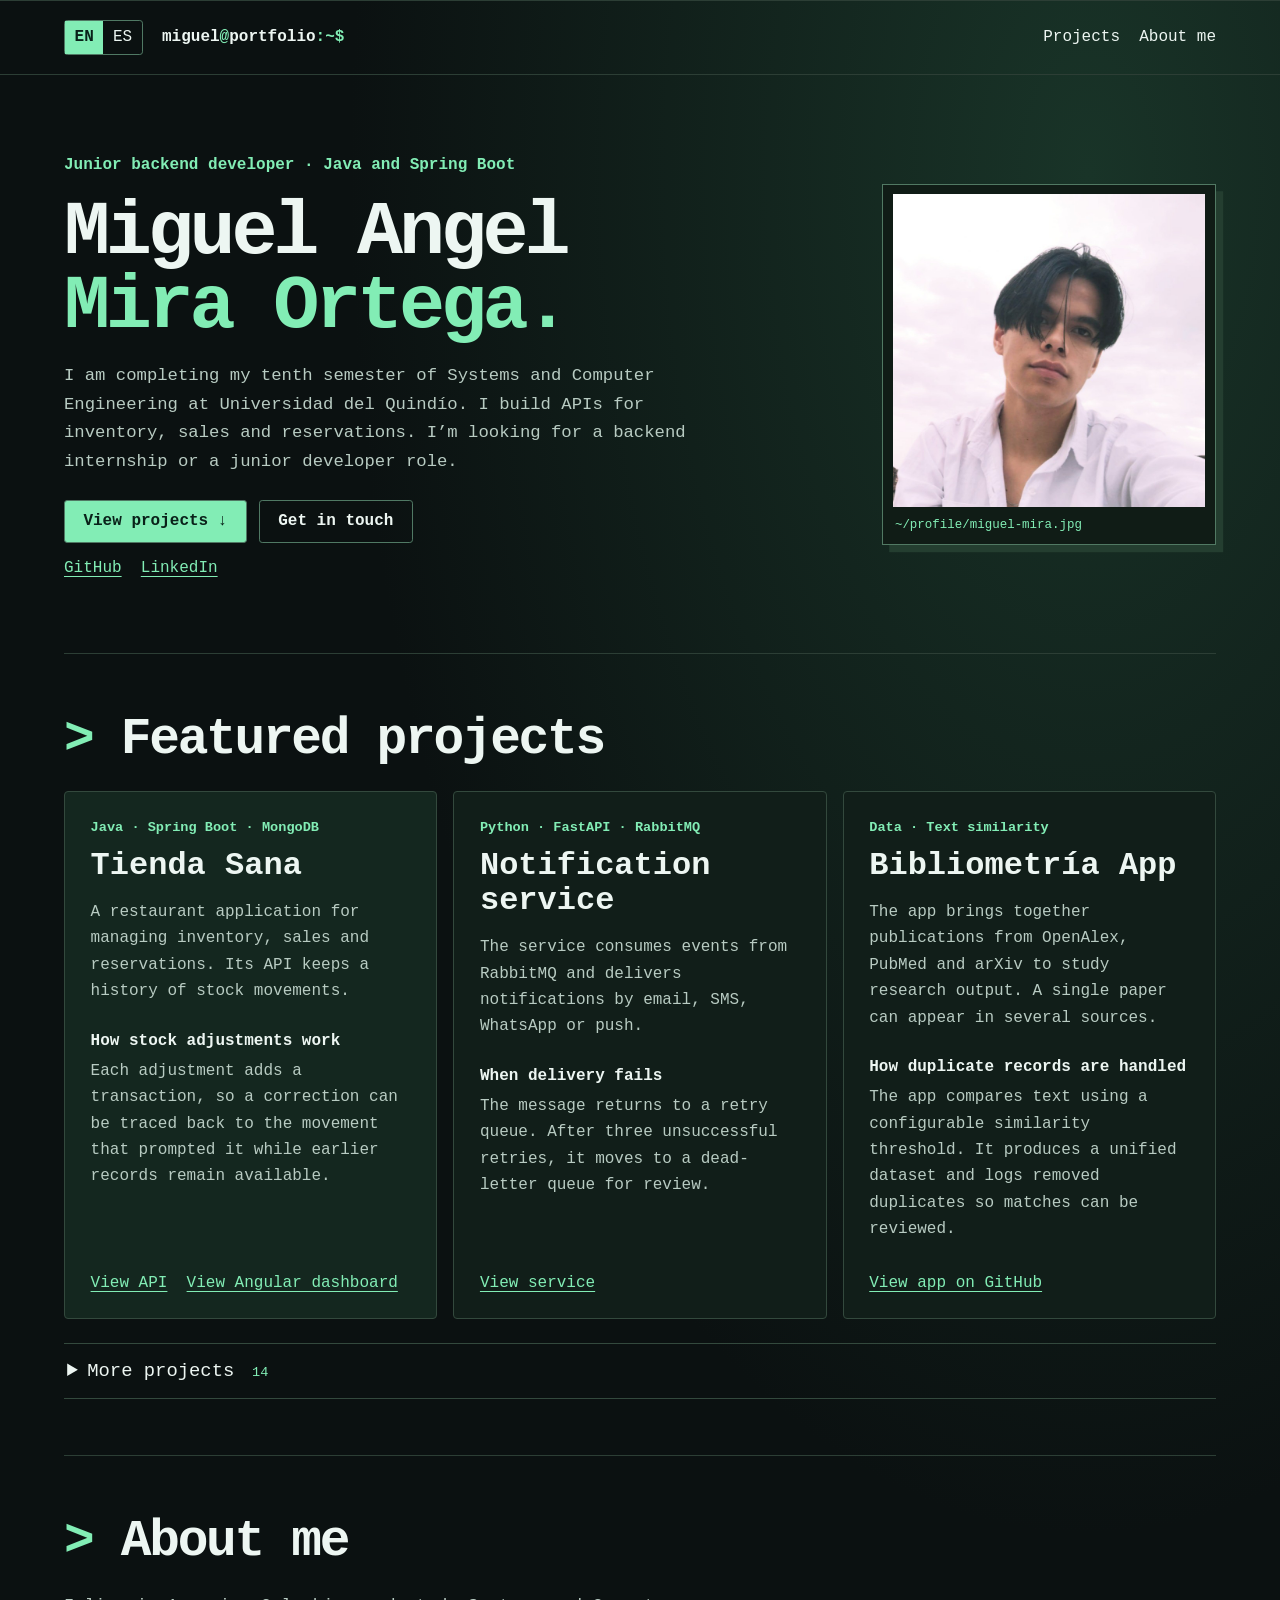
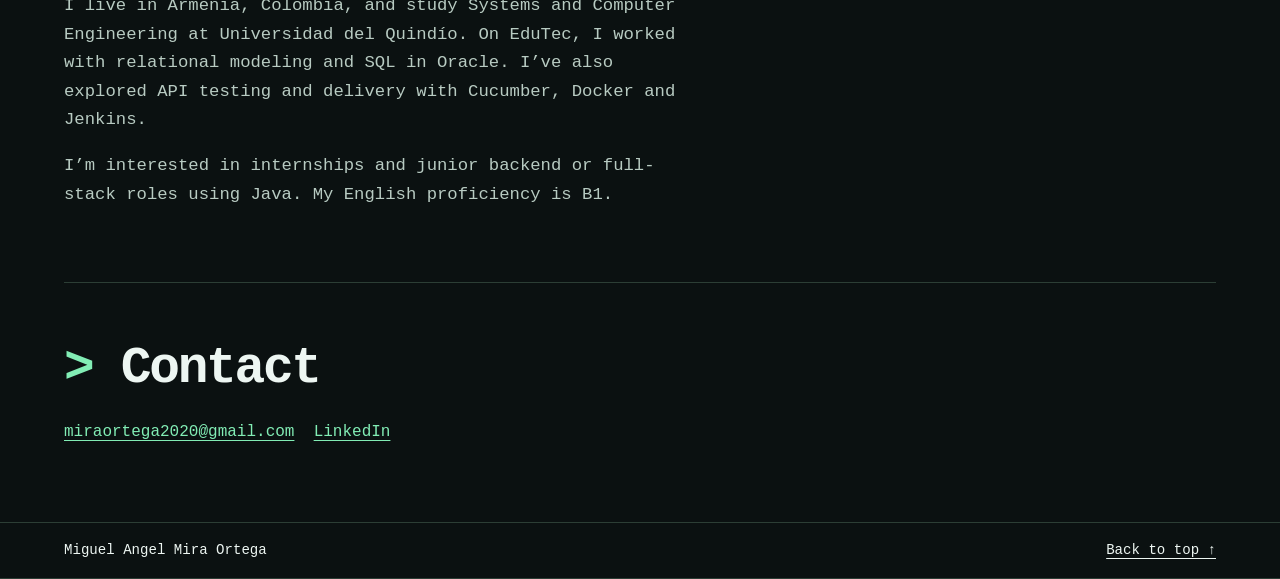
<file: index.html>
<!doctype html>
<html lang="en">
<head>
  <meta charset="utf-8">
  <meta name="viewport" content="width=device-width, initial-scale=1">
  <title>Miguel Angel Mira Ortega | Java Backend</title>
  <meta name="description" content="Miguel Angel Mira Ortega’s portfolio. Systems and Computer Engineering student in Armenia, Colombia, building backend projects with Java and Spring Boot.">
  <link rel="stylesheet" href="css/app.css?v=contact-spacing-2">
</head>
<body id="inicio">
  <a class="skip" href="#contenido">Skip to content</a>
  <header><div class="bar">
    <nav class="language" aria-label="Language"><a href="index.html" lang="en" hreflang="en" aria-label="English" aria-current="page">EN</a><a href="es.html" lang="es" hreflang="es" aria-label="Español">ES</a></nav>
    <a class="signature" href="#inicio" aria-label="Miguel Angel Mira Ortega, home">miguel<span>@</span>portfolio<span>:~$</span></a>
    <nav aria-label="Main navigation"><a href="#works">Projects</a><a href="#about">About me</a></nav>
  </div></header>
  <main id="contenido">
    <section class="intro" aria-labelledby="nombre">
      <div class="bio">
      <p class="role">Junior backend developer · Java and Spring Boot</p>
      <h1 id="nombre">Miguel Angel<br><em>Mira Ortega.</em></h1>
      <p class="lead">I am completing my tenth semester of Systems and Computer Engineering at Universidad del Quindío. I build APIs for inventory, sales and reservations. I’m looking for a backend internship or a junior developer role.</p>
      <div class="actions"><a class="button" href="#works">View projects ↓</a><a class="outline" href="#contact">Get in touch</a></div>
      <div class="links"><a href="https://github.com/MiguelA05">GitHub</a><a href="https://www.linkedin.com/in/miguel-angel-mira-ortega-b57b71249/">LinkedIn</a></div>
      </div>
      <figure class="portrait">
        <img src="assets/miguel-mira.jpg" alt="Portrait of Miguel Angel Mira Ortega" width="800" height="800" fetchpriority="high">
        <figcaption>~/profile/miguel-mira.jpg</figcaption>
      </figure>
    </section>
    <section id="works" aria-labelledby="proyectos">
      <h2 id="proyectos">Featured projects</h2>
      <div class="cases">
        <article><p class="stack">Java · Spring Boot · MongoDB</p>
          <h3>Tienda Sana</h3>
          <p>A restaurant application for managing inventory, sales and reservations. Its API keeps a history of stock movements.</p>
          <h4>How stock adjustments work</h4>
          <p>Each adjustment adds a transaction, so a correction can be traced back to the movement that prompted it while earlier records remain available.</p>
          <div class="links"><a href="https://github.com/MiguelA05/tienda-sana-backend">View API</a><a href="https://github.com/MiguelA05/tienda-sana-frontend">View Angular dashboard</a></div>
        </article>
        <article><p class="stack">Python · FastAPI · RabbitMQ</p>
          <h3>Notification service</h3>
          <p>The service consumes events from RabbitMQ and delivers notifications by email, SMS, WhatsApp or push.</p>
          <h4>When delivery fails</h4>
          <p>The message returns to a retry queue. After three unsuccessful retries, it moves to a dead-letter queue for review.</p>
          <div class="links"><a href="https://github.com/MiguelA05/notifications-service-micro">View service</a></div>
        </article>
        <article><p class="stack">Data · Text similarity</p>
          <h3>Bibliometría App</h3>
          <p>The app brings together publications from OpenAlex, PubMed and arXiv to study research output. A single paper can appear in several sources.</p>
          <h4>How duplicate records are handled</h4>
          <p>The app compares text using a configurable similarity threshold. It produces a unified dataset and logs removed duplicates so matches can be reviewed.</p>
          <div class="links"><a href="https://github.com/MiguelA05/bibliometria-app">View app on GitHub</a></div>
        </article>
      </div>
      <details><summary>More projects <small>14</small></summary>
        <ul class="archive">
          <li><a href="https://github.com/MiguelA05/trip-link">TripLink</a><p>A collaborative Android travel guide built with Kotlin and Jetpack Compose.</p></li>
          <li><a href="https://github.com/MiguelA05/egglytics">Egglytics</a><p>An offline-capable mobile app for tracking egg production, sales and inventory.</p></li>
          <li><a href="https://github.com/MiguelA05/edutec-oracle-app">EduTec</a><p>A database modeling and SQL query project using Oracle.</p></li>
          <li><a href="https://github.com/MiguelA05/netflix_data_analysis">Netflix data analysis</a><p>A Python notebook for exploring, cleaning and visualizing catalog data.</p></li>
          <li><a href="https://github.com/MiguelA05/patrones-backend">LaboraUQ</a><p>A backend for validating forms with regular expressions.</p></li>
          <li><a href="https://github.com/MiguelA05/cliente-reto">Reto Micro</a><p>A microservice system using JWT authentication, Keycloak and PostgreSQL.</p></li>
          <li><a href="https://github.com/MiguelA05/api-gateway-micro">API Gateway</a><p>A Spring Boot gateway that coordinates security and profile services.</p></li>
          <li><a href="https://github.com/MiguelA05/automation-tests">Test automation</a><p>Functional API tests with Cucumber and test reports with Allure.</p></li>
          <li><a href="https://github.com/MiguelA05/cicdjenkins">CI/CD with Jenkins</a><p>Jenkins configuration as code and scripts for SonarQube integration.</p></li>
          <li><a href="https://github.com/MiguelA05/observability">Observability</a><p>Centralized logging with Fluentd, Loki and Grafana.</p></li>
          <li><a href="https://github.com/MiguelA05/scripts-virtual-box">VirtualBox scripts</a><p>A collection of scripts for working with VirtualBox.</p></li>
          <li><a href="https://github.com/MiguelA05/CentroImpresionMiguelMira2">Print center</a><p>An academic project for a print center.</p></li>
          <li><a href="https://github.com/MiguelA05/algoritmos-ordenamiento-busqueda">Sorting and search algorithms</a><p>Implementations of sorting and search algorithms.</p></li>
          <li><a href="https://github.com/MiguelA05/reto-api-rest">REST API challenge</a><p>A REST API development exercise.</p></li>
        </ul>
      </details>
    </section>
    <section id="about"><h2>About me</h2>
      <p>I live in Armenia, Colombia, and study Systems and Computer Engineering at Universidad del Quindío. On EduTec, I worked with relational modeling and SQL in Oracle. I’ve also explored API testing and delivery with Cucumber, Docker and Jenkins.</p>
      <p>I’m interested in internships and junior backend or full-stack roles using Java. My English proficiency is B1.</p>
    </section>
    <section id="contact" tabindex="-1" aria-labelledby="contact-title">
      <h2 id="contact-title">Contact</h2>
      <div class="links"><a class="email" href="mailto:miraortega2020@gmail.com">miraortega2020@gmail.com</a><a href="https://www.linkedin.com/in/miguel-angel-mira-ortega-b57b71249/">LinkedIn</a></div>
    </section>
  </main>
  <footer><div class="bar">Miguel Angel Mira Ortega<a href="#inicio">Back to top ↑</a></div></footer>
</body>
</html>
</file>
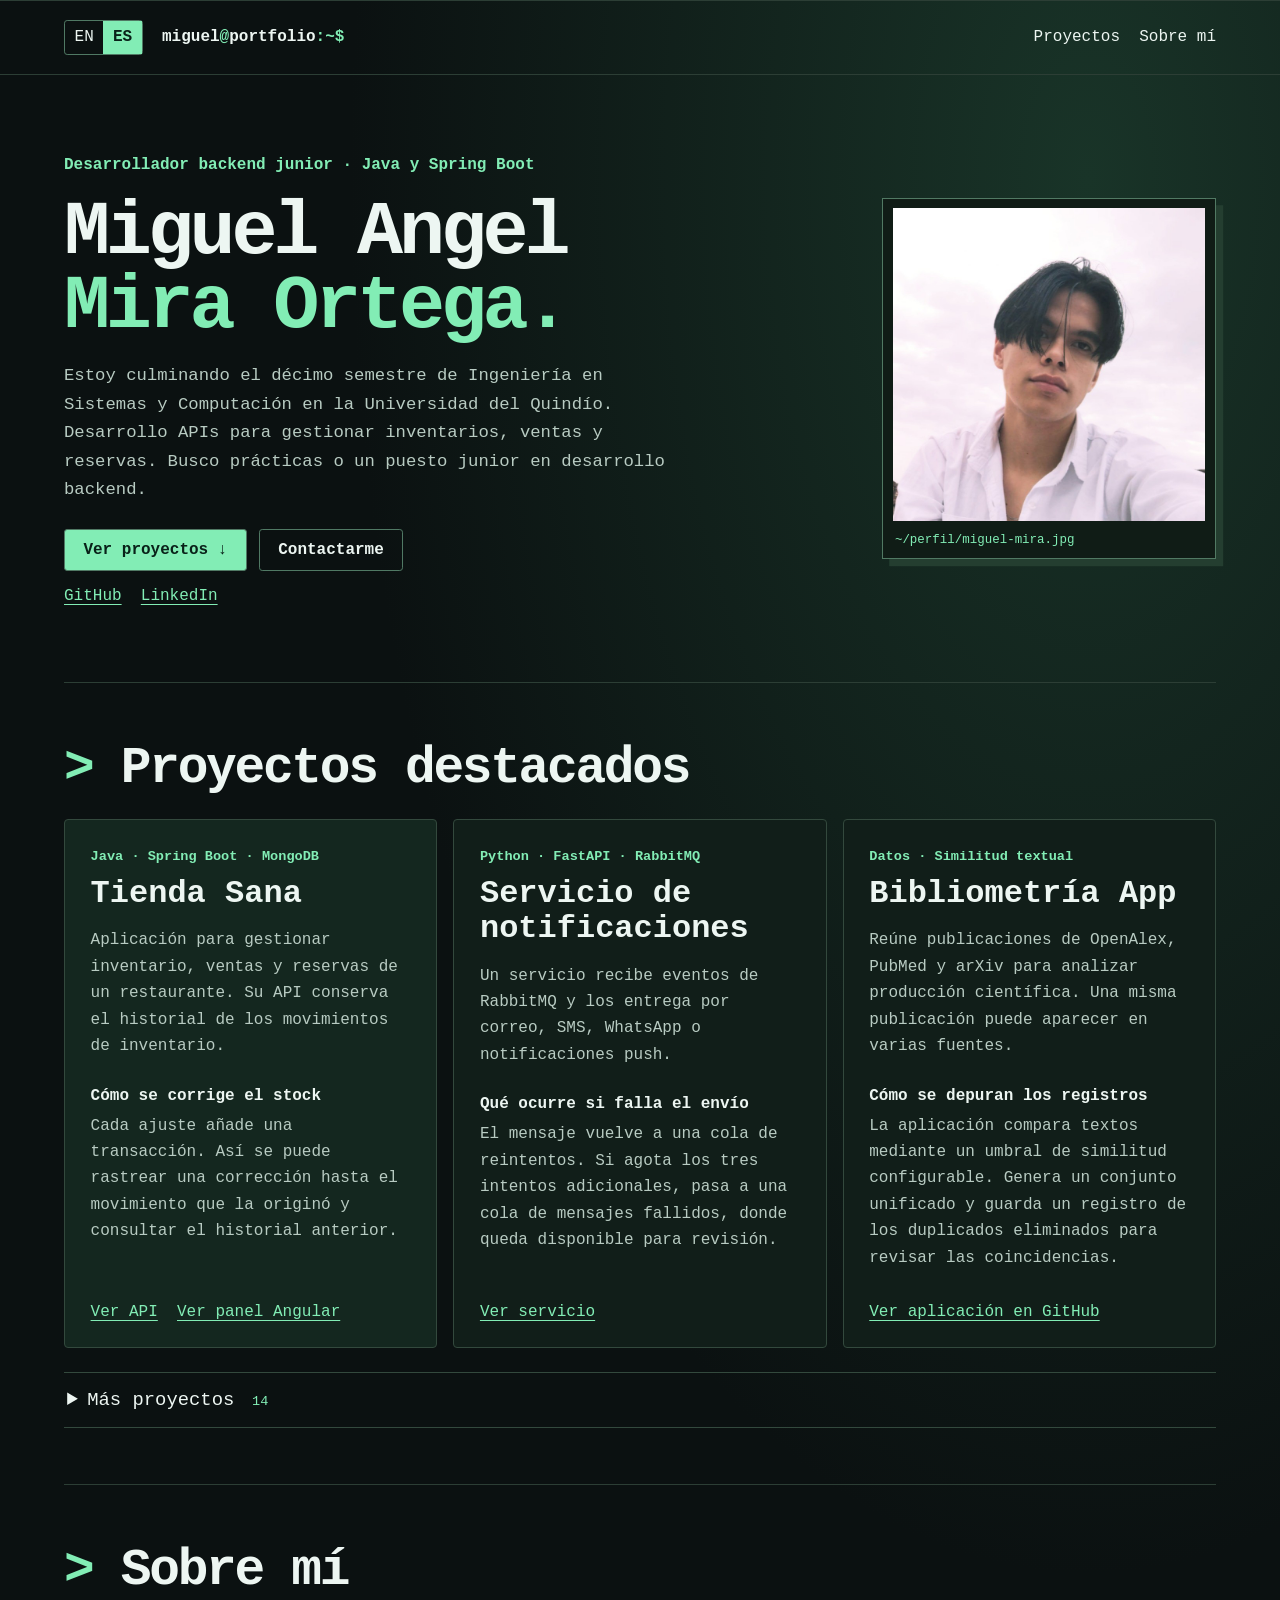
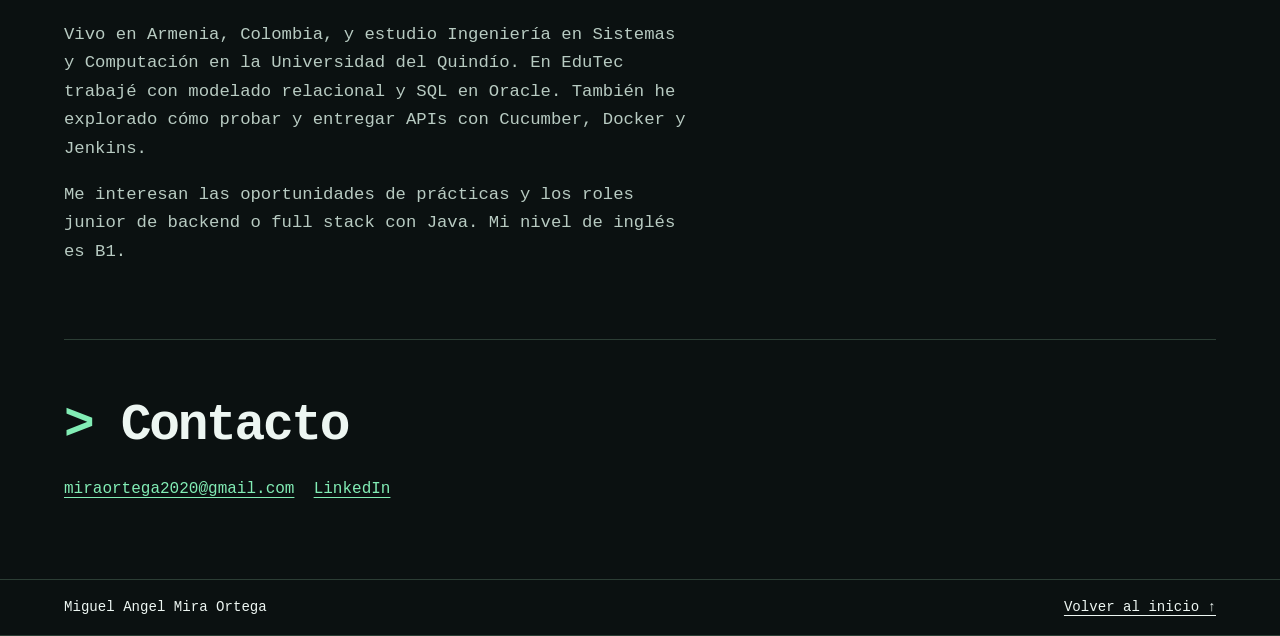
<file: es.html>
<!doctype html>
<html lang="es">
<head>
  <meta charset="utf-8">
  <meta name="viewport" content="width=device-width, initial-scale=1">
  <title>Miguel Angel Mira Ortega | Backend Java</title>
  <meta name="description" content="Portafolio de Miguel Angel Mira Ortega, estudiante de Ingeniería en Sistemas y Computación en Armenia, Colombia. Proyectos de backend con Java y Spring Boot.">
  <link rel="stylesheet" href="css/app.css?v=contact-spacing-2">
</head>
<body id="inicio">
  <a class="skip" href="#contenido">Saltar al contenido</a>
  <header><div class="bar">
    <nav class="language" aria-label="Idioma"><a href="index.html" lang="en" hreflang="en" aria-label="English">EN</a><a href="es.html" lang="es" hreflang="es" aria-label="Español" aria-current="page">ES</a></nav>
    <a class="signature" href="#inicio" aria-label="Miguel Angel Mira Ortega, inicio">miguel<span>@</span>portfolio<span>:~$</span></a>
    <nav aria-label="Principal"><a href="#works">Proyectos</a><a href="#about">Sobre mí</a></nav>
  </div></header>
  <main id="contenido">
    <section class="intro" aria-labelledby="nombre">
      <div class="bio">
      <p class="role">Desarrollador backend junior · Java y Spring Boot</p>
      <h1 id="nombre">Miguel Angel<br><em>Mira Ortega.</em></h1>
      <p class="lead">Estoy culminando el décimo semestre de Ingeniería en Sistemas y Computación en la Universidad del Quindío. Desarrollo APIs para gestionar inventarios, ventas y reservas. Busco prácticas o un puesto junior en desarrollo backend.</p>
      <div class="actions"><a class="button" href="#works">Ver proyectos ↓</a><a class="outline" href="#contact">Contactarme</a></div>
      <div class="links"><a href="https://github.com/MiguelA05">GitHub</a><a href="https://www.linkedin.com/in/miguel-angel-mira-ortega-b57b71249/">LinkedIn</a></div>
      </div>
      <figure class="portrait">
        <img src="assets/miguel-mira.jpg" alt="Retrato de Miguel Angel Mira Ortega" width="800" height="800" fetchpriority="high">
        <figcaption>~/perfil/miguel-mira.jpg</figcaption>
      </figure>
    </section>
    <section id="works" aria-labelledby="proyectos">
      <h2 id="proyectos">Proyectos destacados</h2>
      <div class="cases">
        <article><p class="stack">Java · Spring Boot · MongoDB</p>
          <h3>Tienda Sana</h3>
          <p>Aplicación para gestionar inventario, ventas y reservas de un restaurante. Su API conserva el historial de los movimientos de inventario.</p>
          <h4>Cómo se corrige el stock</h4>
          <p>Cada ajuste añade una transacción. Así se puede rastrear una corrección hasta el movimiento que la originó y consultar el historial anterior.</p>
          <div class="links"><a href="https://github.com/MiguelA05/tienda-sana-backend">Ver API</a><a href="https://github.com/MiguelA05/tienda-sana-frontend">Ver panel Angular</a></div>
        </article>
        <article><p class="stack">Python · FastAPI · RabbitMQ</p>
          <h3>Servicio de notificaciones</h3>
          <p>Un servicio recibe eventos de RabbitMQ y los entrega por correo, SMS, WhatsApp o notificaciones push.</p>
          <h4>Qué ocurre si falla el envío</h4>
          <p>El mensaje vuelve a una cola de reintentos. Si agota los tres intentos adicionales, pasa a una cola de mensajes fallidos, donde queda disponible para revisión.</p>
          <div class="links"><a href="https://github.com/MiguelA05/notifications-service-micro">Ver servicio</a></div>
        </article>
        <article><p class="stack">Datos · Similitud textual</p>
          <h3>Bibliometría App</h3>
          <p>Reúne publicaciones de OpenAlex, PubMed y arXiv para analizar producción científica. Una misma publicación puede aparecer en varias fuentes.</p>
          <h4>Cómo se depuran los registros</h4>
          <p>La aplicación compara textos mediante un umbral de similitud configurable. Genera un conjunto unificado y guarda un registro de los duplicados eliminados para revisar las coincidencias.</p>
          <div class="links"><a href="https://github.com/MiguelA05/bibliometria-app">Ver aplicación en GitHub</a></div>
        </article>
      </div>
      <details><summary>Más proyectos <small>14</small></summary>
        <ul class="archive">
          <li><a href="https://github.com/MiguelA05/trip-link">TripLink</a><p>Guía turística colaborativa para Android, desarrollada con Kotlin y Jetpack Compose.</p></li>
          <li><a href="https://github.com/MiguelA05/egglytics">Egglytics</a><p>Aplicación móvil para registrar producción, ventas e inventario de huevos, con uso sin conexión.</p></li>
          <li><a href="https://github.com/MiguelA05/edutec-oracle-app">EduTec</a><p>Proyecto de modelado y consultas de bases de datos en Oracle.</p></li>
          <li><a href="https://github.com/MiguelA05/netflix_data_analysis">Análisis de datos de Netflix</a><p>Notebook de Python para explorar, limpiar y visualizar datos del catálogo.</p></li>
          <li><a href="https://github.com/MiguelA05/patrones-backend">LaboraUQ</a><p>Backend para validar formularios mediante expresiones regulares.</p></li>
          <li><a href="https://github.com/MiguelA05/cliente-reto">Reto Micro</a><p>Sistema de microservicios con autenticación JWT, Keycloak y PostgreSQL.</p></li>
          <li><a href="https://github.com/MiguelA05/api-gateway-micro">API Gateway</a><p>Punto de entrada en Spring Boot que coordina servicios de seguridad y perfiles.</p></li>
          <li><a href="https://github.com/MiguelA05/automation-tests">Pruebas de automatización</a><p>Pruebas funcionales de API con Cucumber y reportes de resultados con Allure.</p></li>
          <li><a href="https://github.com/MiguelA05/cicdjenkins">CI/CD con Jenkins</a><p>Configuración de Jenkins como código y scripts de integración con SonarQube.</p></li>
          <li><a href="https://github.com/MiguelA05/observability">Observabilidad</a><p>Configuración de registros centralizados con Fluentd, Loki y Grafana.</p></li>
          <li><a href="https://github.com/MiguelA05/scripts-virtual-box">Scripts para VirtualBox</a><p>Colección de scripts para trabajar con VirtualBox.</p></li>
          <li><a href="https://github.com/MiguelA05/CentroImpresionMiguelMira2">Centro de impresión</a><p>Proyecto académico de un centro de impresión.</p></li>
          <li><a href="https://github.com/MiguelA05/algoritmos-ordenamiento-busqueda">Algoritmos de ordenamiento y búsqueda</a><p>Implementaciones de algoritmos de ordenamiento y búsqueda.</p></li>
          <li><a href="https://github.com/MiguelA05/reto-api-rest">Reto API REST</a><p>Ejercicio de desarrollo de una API REST.</p></li>
        </ul>
      </details>
    </section>
    <section id="about"><h2>Sobre mí</h2>
      <p>Vivo en Armenia, Colombia, y estudio Ingeniería en Sistemas y Computación en la Universidad del Quindío. En EduTec trabajé con modelado relacional y SQL en Oracle. También he explorado cómo probar y entregar APIs con Cucumber, Docker y Jenkins.</p>
      <p>Me interesan las oportunidades de prácticas y los roles junior de backend o full stack con Java. Mi nivel de inglés es B1.</p>
    </section>
    <section id="contact" tabindex="-1" aria-labelledby="contact-title">
      <h2 id="contact-title">Contacto</h2>
      <div class="links"><a class="email" href="mailto:miraortega2020@gmail.com">miraortega2020@gmail.com</a><a href="https://www.linkedin.com/in/miguel-angel-mira-ortega-b57b71249/">LinkedIn</a></div>
    </section>
  </main>
  <footer><div class="bar">Miguel Angel Mira Ortega<a href="#inicio">Volver al inicio ↑</a></div></footer>
</body>
</html>
</file>
<file: css/app.css>
:root {
  color-scheme: dark;
  font-family: Consolas, "Liberation Mono", monospace;
  color: #edf6f2;
  background: #0b1111;
  --muted: #b8cbc2;
  --accent: #82edb5;
}
* { box-sizing: border-box; }
html { scroll-behavior: smooth; }
body {
  margin: 0;
  background: radial-gradient(ellipse at 85% 8%, #193428, transparent 48%), #0b1111;
}
main, .bar { width: min(76rem, 90%); margin-inline: auto; }
header, footer { border-block: 1px solid #2c3e35; }
.bar, nav, .actions, .links { display: flex; align-items: center; gap: 1.2rem; }
.bar { justify-content: space-between; padding-block: 1.2rem; }
a { color: inherit; text-underline-offset: .25em; }
a:hover { color: var(--accent); }
:focus-visible { outline: 3px solid #96f9c9; outline-offset: 4px; }
.skip { position: absolute; left: 1rem; top: -6rem; padding: 1rem; background: #152820; }
.skip:focus { top: .5rem; }
.signature { font-weight: 700; }
.signature span, em, .stack, .role { color: var(--accent); }
nav a, .signature, .button, .outline { text-decoration: none; }
.intro { padding-block: clamp(3rem, 6vw, 6rem); }
h1, h2, h3 { font-weight: 650; }
h1 { font-size: clamp(2.65rem, 6vw, 5.6rem); line-height: .97; letter-spacing: -.055em; margin: .23em 0; }
h2 { font-size: clamp(2.2rem, 4vw, 3.6rem); letter-spacing: -.045em; margin: 0 0 1.4rem; }
h3 { font-size: 2rem; line-height: 1.1; margin: .5rem 0; }
p { color: var(--muted); line-height: 1.65; }
.role, .stack { font-weight: 600; margin: 0; }
.lead, #about p { max-width: 60ch; font-size: 1.08rem; }
.actions { flex-wrap: wrap; gap: .75rem; margin: 1.5rem 0 1rem; }
.button, .outline { border-radius: .2rem; padding: .7rem 1.15rem; font-weight: 600; border: 1px solid #507964; }
.button { background: var(--accent); color: #092119; }
.button:hover { background: #acf8ce; color: #092119; }
.links { flex-wrap: wrap; color: var(--accent); }
#works, #about, #contact { padding-block: 3.5rem; border-top: 1px solid #2c3e35; }
.cases { display: grid; grid-template-columns: repeat(3, 1fr); gap: 1rem; }
article { display: flex; flex-direction: column; padding: clamp(1.15rem, 2vw, 2rem); border: 1px solid #33493d; border-radius: .25rem; background: #111e19; }
article:first-child { background: #14271f; }
.stack, small { font-size: .85rem; }
article p { margin: .5rem 0; }
h4 { margin: 1.2rem 0 0; }
article .links { margin-top: auto; padding-top: 1.5rem; }
details { margin-top: 1.5rem; border-block: 1px solid #33493d; }
summary { cursor: pointer; font-size: 1.18rem; padding: 1rem .2rem; }
small { color: var(--accent); margin-left: .4rem; }
.archive { display: grid; grid-template-columns: repeat(2, 1fr); gap: 1.25rem 3rem; list-style: none; padding: 0 0 1.2rem; }
.archive p { margin: .2rem 0; }
.email { color: var(--accent); overflow-wrap: anywhere; }
footer .bar { flex-wrap: wrap; font-size: .88rem; }
@media (max-width: 54rem) { .cases { grid-template-columns: 1fr; } }
@media (max-width: 40rem) { .archive { grid-template-columns: 1fr; } nav { gap: .75rem; } }
@media (prefers-reduced-motion: reduce) { html { scroll-behavior: auto; } }

.intro {
  display: grid;
  grid-template-columns: minmax(0, 1fr) minmax(13rem, 29%);
  align-items: center;
  gap: clamp(2rem, 6vw, 5rem);
}
h1 em { font-style: normal; }
h2::before { content: "> " / ""; color: var(--accent); }
.portrait {
  margin: 0;
  padding: .6rem;
  border: 1px solid #517963;
  background: #101c16;
  box-shadow: .45rem .45rem 0 #243e30;
}
.portrait img { display: block; width: 100%; height: auto; }
figcaption { color: var(--accent); padding: .7rem .15rem .1rem; font-size: .78rem; }
.archive li { border-inline-start: 2px solid #375541; padding-inline-start: .8rem; }
@media (max-width: 44rem) {
  .intro { grid-template-columns: 1fr; gap: 1.5rem; }
  .portrait { width: min(100%, 12rem); }
  header .bar { flex-wrap: wrap; gap: .6rem 1rem; }
}

.language { display: inline-flex; gap: 0; border: 1px solid #507964; border-radius: .2rem; }
.language a { padding: .45rem .6rem; }
.language a[aria-current="page"] { background: var(--accent); color: #092119; font-weight: bold; }
header .signature { margin-right: auto; }
@media (max-width: 40rem) {
  header nav:last-child { flex-basis: 100%; }
}

#contact { padding-block-end: clamp(3rem, 6vw, 5rem); }
#contact .links { line-height: 1.6; row-gap: .75rem; }
</file>
